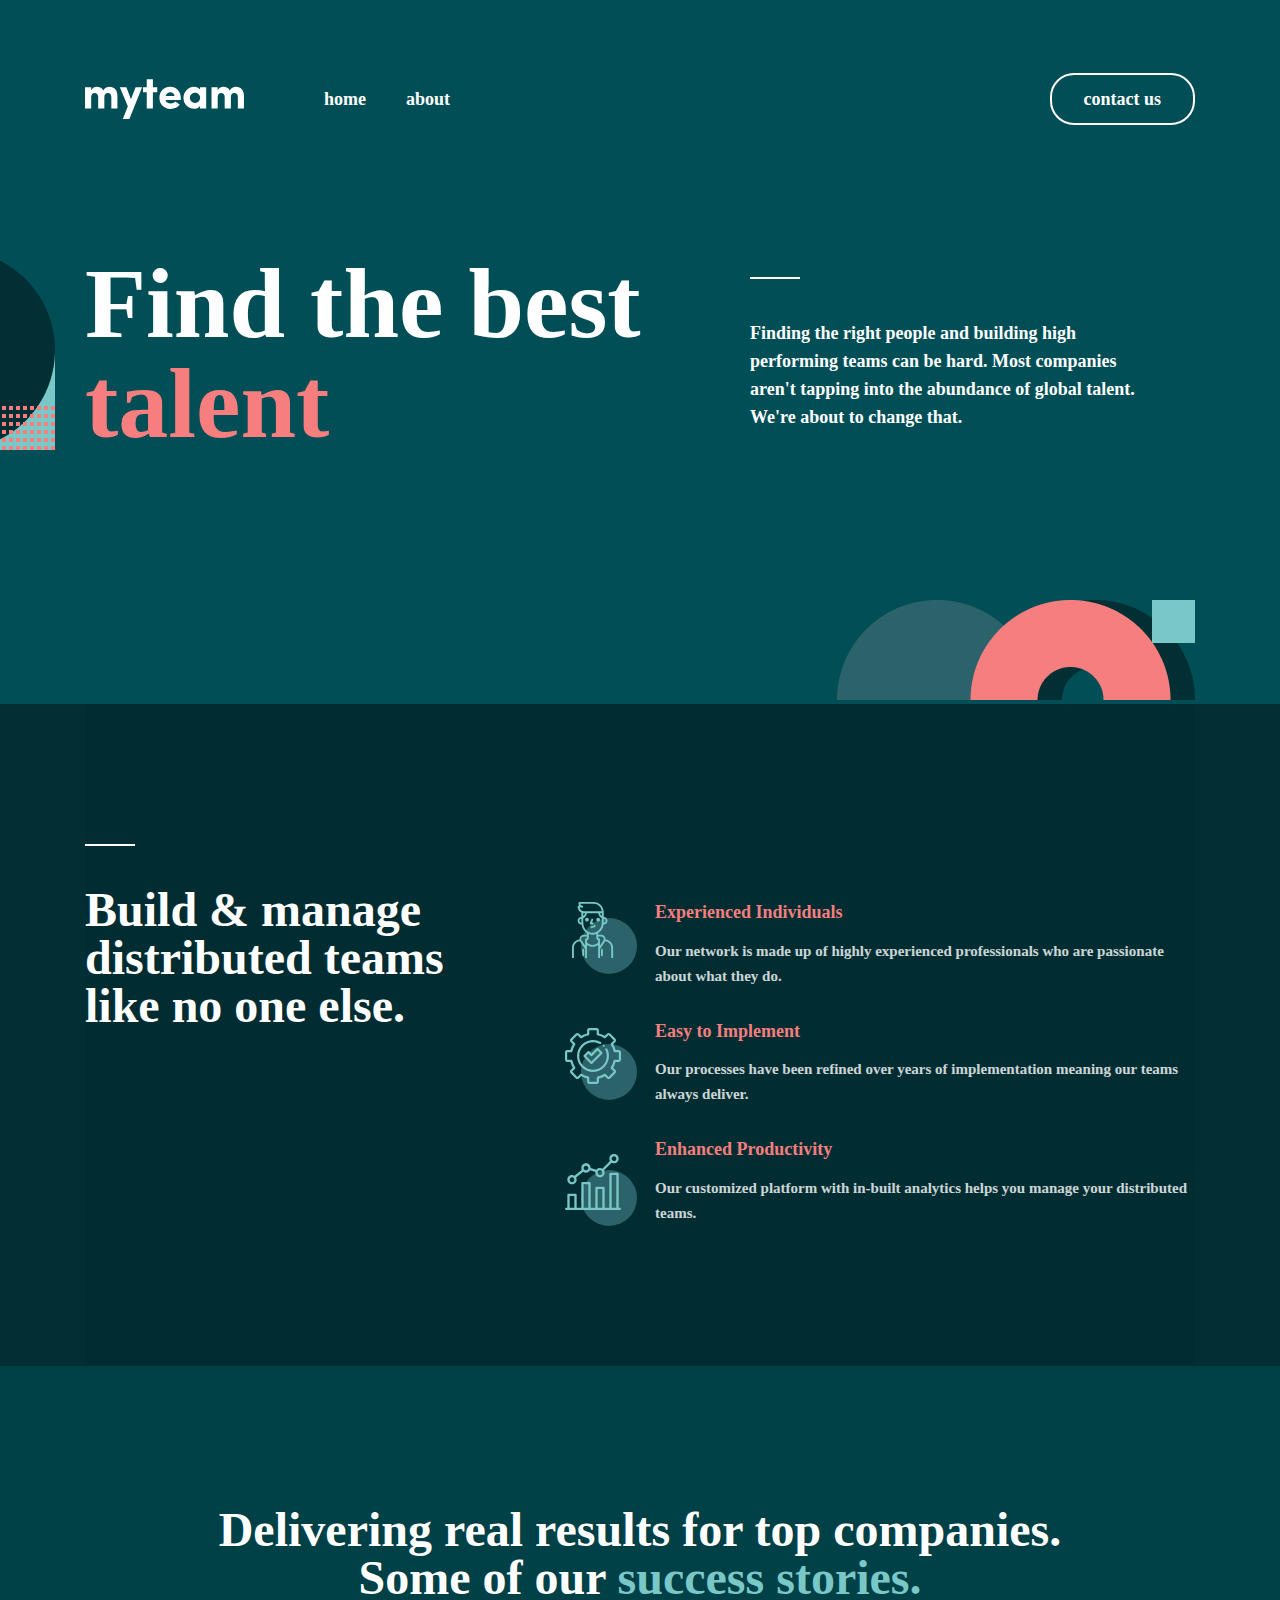
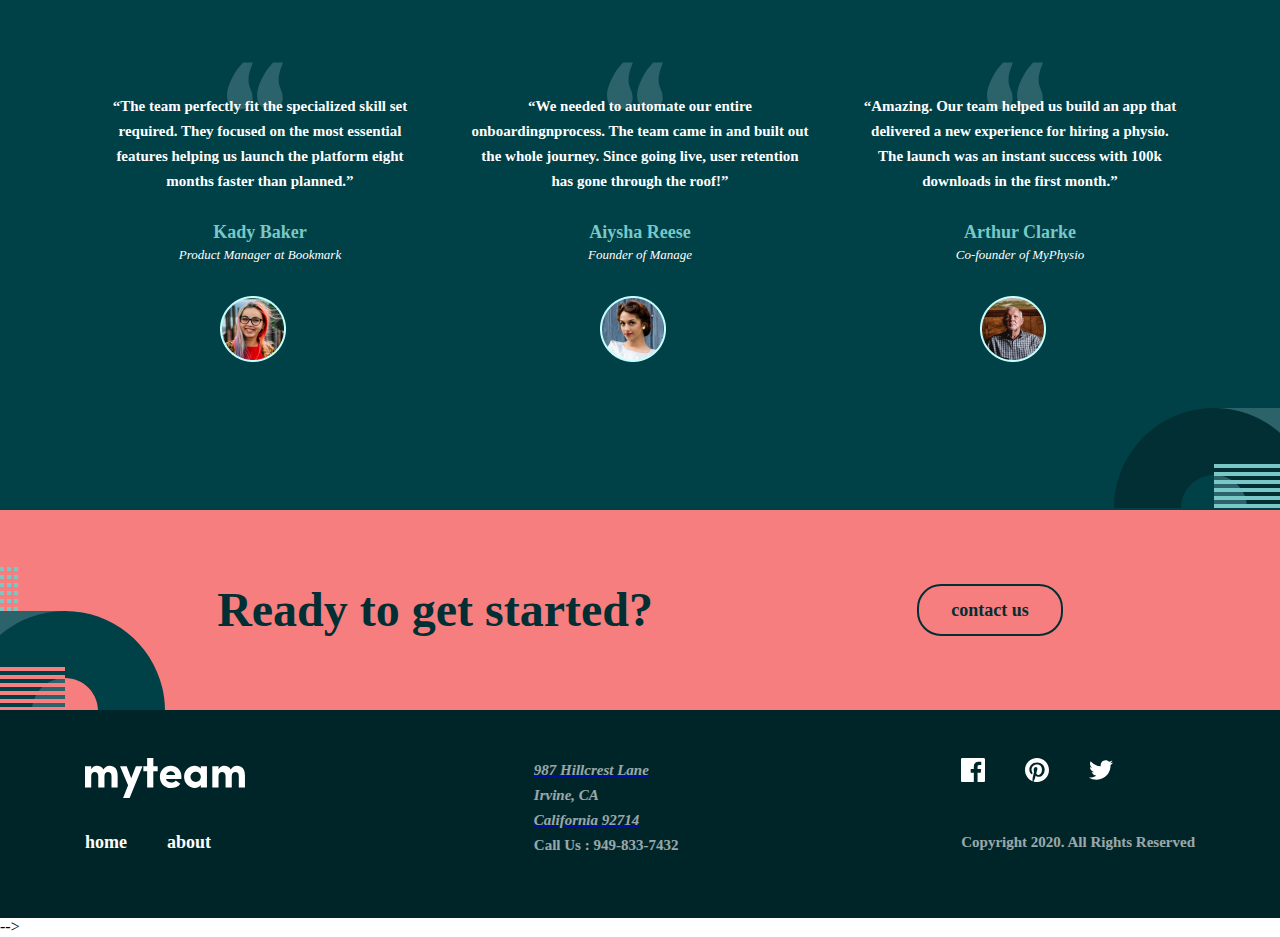
<file: index.html>
<!DOCTYPE html>
<html lang="en">

<head>
  <meta charset="UTF-8">
  <meta http-equiv="X-UA-Compatible" content="IE=edge">
  <meta name="viewport" content="width=device-width, initial-scale=1.0">
  <link rel="stylesheet" href="./CSS/normalizee.css">
  <link rel="stylesheet" href="./CSS/main.css">
  <link rel="stylesheet" href="./CSS/media.css">
  <title>Document</title>
</head>

<body>

  <header class="header-wrapper">
    <div class="header-wrapper__container container">

      <div class="qwerty">
        <div class="header-wrapper__header-box header-box">
          <div class="text1"></div>
          <div class="header-box__header-inner header-inner">
            <img class="header-inner__header-logo-img header-logo-img" src="./Rasmlar/myteam-logo.svg"
              alt="logo picture" width="159" height="40">

            <nav class="header-logo-img__header-nav header-nav">
              <ul class="header-nav__header-list header-list">
                <li class="header-list__header-item header-item">
                  <a class="header-item__header-link header-link" href="#">home</a>
                </li>
                <li class="header-list__header-item header-item">
                  <a class="header-item__header-link header-link" href="./about.html">about</a>
                </li>
              </ul>
            </nav>
          </div>

          <a class="header-link__header-lnk header-lnk" href="./contact.html">contact us</a>
          <a href="#" class="header-box__box-link box-link">
            <img class="box-link-picture" src="./Rasmlar/Page1-hamburger.svg" alt="hamburger"
            width="20" height="">
          </a>
        </div>

        <div class="header-lnk__header-little-inner header-little-inner">
          <h2 class="header-little-inner__header-title header-title">Find the best <span
              class="header-little-inner__header-title--pink header-title--pink"> talent</span></h2>
          <p class="header-pink__header-text header-text">Finding the right people and building high <br> performing teams can be hard. Most companies <br> aren't tapping into the abundance of global talent. <br> We're about to change that.</p>
        </div>
      </div>
    </div>
  </header>

  <main>
    <!-- SITE HERO -->
    <section class="hero-wrapper">
      <div class="hero-wrapper__container container">
          <div class="hero__hero-inner hero-inner">
            <h2 class="hero-inner__hero-title hero-title">
              Build & manage distributed teams like no one else.</h2>

            <div class="hero-title__hero-box hero-box">
              <ul class="hero-box__hero-list hero-list">
                <li class="hero-list__hero-item hero-item">
                  <h3 class="hero-item__hero-topic hero-topic">Experienced Individuals</h3>
                  <p class="hero-title__hero-text hero-text">Our network is made up of highly experienced professionals who are passionate about what they do.</p>
                </li>

                <li class="hero-list__hero-item hero-item">
                  <h3 class="hero-item__hero-topic hero-topic">Easy to Implement</h3>
                  <p class="hero-title__hero-text hero-text">Our processes have been refined over years of implementation meaning our teams always deliver.</p>
                </li>

                <li class="hero-list__hero-item hero-item">
                  <h3 class="hero-item__hero-topic hero-topic">Enhanced Productivity</h3>
                  <p class="hero-title__hero-text hero-text">Our customized platform with in-built analytics helps you manage your distributed teams.</p>
                </li>

              </ul>
            </div>

          </div>
        </div>
      </div>
    </section>

    <!--COMMENT-->
    <section class="comment-section">
      <div class="comment-section__comment-wrapper comment-wrapper">
      <div class="comment-wrapper__container container">
        <div class="comment-wrapper__commment-box comment-box">
        <h3 class="comment-box__comment-title comment-title">
          Delivering real results for top companies. Some of our
          <span class="comment-wrapper__comment-title--color comment-title--color">
            success stories.</span>
        </h3>

        <ul class="comment-wrapper__comment-list comment-list">
          <li class="comment-list__comment-item comment-item">
            <blockquote class="comment-item__comment-quote comment-quote"> 
              “The team perfectly fit the specialized skill set required. They focused on the most essential <br> features helping us launch the platform eight <br>
              months faster than planned.”</blockquote>
            <p class="comment-item__comment-text comment-text">
              <span class="comment-item__comment-text--size comment-text--size">
                Kady Baker<br>
              </span>
              <em>Product Manager at Bookmark</em>
            </p>
            <img class="comment-item-picture" src="./Rasmlar/Page1-Kady.png" alt="Kady">
          </li>

          <li class="comment-list__comment-item comment-item">
            <blockquote class="comment-item-comment-quote comment-quote">“We needed to automate our entire onboardingnprocess. The team came in and built out the whole journey. Since going live, user retention <br> has gone through the roof!”
            </blockquote>
            <p class="comment-item__comment-text comment-text">
              <span class="comment-item__comment-text--size comment-text--size">
                Aiysha Reese<br>
              </span>
              <em>Founder of Manage</em>
            </p>
            <img class="comment-item-picture" src="./Rasmlar/Page1-Aiyshaa.png" alt="Aiyshaa">
          </li>

          <li class="comment-list__comment-item comment-item">
            <blockquote class="comment-item-comment-quote comment-quote">“Amazing. Our team helped us build an app that delivered a new experience for hiring a physio. <br> The launch was an instant success with 100k downloads in the first month.”</blockquote>
            <p class="comment-item__comment-text comment-text">
              <span class="comment-item__comment-text--size comment-text--size">
                Arthur Clarke <br>
              </span>
              <em>Co-founder of MyPhysio</em>
            </p>
            <img class="comment-item-picture" src="./Rasmlar/Page1-Arthur.png" alt="Arthur">
          </li>
        </ul>

      </div>
      </div>
    </div>
    </section>

    <!-- START -->
    <section class="start-section">
      <div class="start-section__start-wrapper start-wrapper">
        <div class="start-wrapper__container container">
          <div class="start-wrapper__start-inner start-inner">
            <h3 class="start-inner__start-title start-title">Ready to get started?</h3>
            <a class="start-title__start-link start-link" href="#">contact us</a>
          </div>
        </div>
      </div>
    </section>
  </main>

  <footer class="footer">
    <div class="footer-wrapper__container container">
      <div class="footer__footer-wrapper footer-wrapper">

        <div class="footer-wrapper__footer-box footer-box">
          <a class="footer-box__footer-link footer-link" href="">
            <img class="footer-link__footer-picture footer-picture" src="./Rasmlar/myteam-logo.svg" alt="logo img"></a>
          <ul class="footer-box__footer-list footer-list">
            <li class="footer-list__footer-item footer-item">
              <a class="header-link" href="#">home</a>
            </li>
            <li class="footer-list__footer-item footer-item">
              <a class="header-link" href="#">about</a>
            </li>
          </ul>
        </div>

        <div class="footer-wrapper__footer-inner footer-inner">
          <a class="footer-inner__footer-street footer-street" href="#">
            <address class="footer-street__footer-adress footer-adress">987 Hillcrest Lane <br> Irvine, CA <br> California 92714</address>
          </a>
          <a class="footer-street__footer-number footer-number" href="tel:949-833-7432">
            Call Us : 949-833-7432
          </a>
        </div>

        <div class="footer-wrapper__footer-placement footer-placement">
          <ul class="footer-placement__footer-list footer-list">
            <li class="footer-list__footer-item footer-item">
              <a class="footer-item__footer-lnk footer-lnk" href="#">
                <img class="footer-lnk__footer-picture footer-picture" src="./Rasmlar/facebook-foto.svg" alt="face-book"></a></li>
            <li class="footer-list__footer-item footer-item">
              <a class="footer-item__footer-lnk" href="#">
                <img class="footer-lnk__footer-picture footer-picture" src="./Rasmlar/google-foto.svg" alt=""></a></li>
            <li class="footer-list__footer-item footer-item">
              <a class="footer-item__footer-lnk footer-lnk" href="#">
                <img class="footer-lnk__footer-picture footer-picture" src="./Rasmlar/twitter-foto.svg" alt="twitter-foto"></a></li>
          </ul>
          <p class="footer-number">Copyright 2020. All Rights Reserved</p>
        </div>

      </div>
    </div>
  </footer>

</body>

</html> -->
</file>
<file: CSS/main.css>
/* livvic-regular - latin */
@font-face {
  font-family: 'Livvic';
  font-style: normal;
  font-weight: 400;
  font-display: swap;
  src: local(''),
       url('../fonts/livvic-v11-latin-regular.woff2') format('woff2'), /* Chrome 26+, Opera 23+, Firefox 39+ */
       url('../fonts/livvic-v11-latin-regular.woff') format('woff'); /* Chrome 6+, Firefox 3.6+, IE 9+, Safari 5.1+ */
}
/* livvic-600 - latin */
@font-face {
  font-family: 'Livvic';
  font-style: normal;
  font-weight: 600;
  font-display: swap;
  src: local(''),
       url('../fonts/livvic-v11-latin-600.woff2') format('woff2'), /* Chrome 26+, Opera 23+, Firefox 39+ */
       url('../fonts/livvic-v11-latin-600.woff') format('woff'); /* Chrome 6+, Firefox 3.6+, IE 9+, Safari 5.1+ */
}
/* livvic-700 - latin */
@font-face {
  font-family: 'Livvic';
  font-style: normal;
  font-weight: 700;
  font-display: swap;
  src: local(''),
       url('../fonts/livvic-v11-latin-700.woff2') format('woff2'), /* Chrome 26+, Opera 23+, Firefox 39+ */
       url('../fonts/livvic-v11-latin-700.woff') format('woff'); /* Chrome 6+, Firefox 3.6+, IE 9+, Safari 5.1+ */
}


/* SITE STYLES */
*{
  box-sizing: border-box;
}

.container {
  max-width: 1130px;
  padding-right: 10px;
  padding-left: 10px;
  margin: 0 auto;
}

.header-wrapper {
  background-color: #014e56;
}


.header-box {
  display: flex;
  align-items: center;
  justify-content: space-between;
  padding-top: 73px;
  padding-bottom: 129px;
  position: relative ;
}

.qwerty{
  background-image: url("../Rasmlar/Group\ 4.png");
  background-repeat: no-repeat;
  background-position: 752px 600px;
}

.text1 {
  position: absolute;
  left: -130px;
  top: 250px;
  width: 100px;
  height: 200px;
  background-image: url("../Rasmlar/first-bacground.png");
  background-repeat: no-repeat;
}

 .text2 {
  background-image: url("../Rasmlar/Group\ 4.png");
} 

.header-inner {
  display: flex;
  align-items: center;
}

.header-logo-img {
  margin-right: 80px;
}

.header-list {
  display: flex;
  margin: 0;padding: 0;
  list-style-type: none;
}

.header-item ~ .header-item {
  margin-left: 40px;
}

.header-link {
  text-decoration: none;
  font-weight: 600;
  font-size: 18px;
  line-height: 28px;
  color: #ffffff;
  transition: all 0.5s ease;
}

.header-link:hover {
  color: #f67e7e;
}

.header-lnk {
  text-decoration: none;
  font-weight: 600;
  font-size: 18px;
  line-height: 28px;
  color: #ffffff;
  padding: 10px 32px;
  border: 2px solid #ffffff;
  border-radius: 24px;
  transition: all 0.5s ease;
}

.header-lnk:hover {
  color: #002529;
  background-color: #fff;
  border: 2px solid transparent;
  border-radius: 24px;
}

.box-link {
  display: none;
}

.box-link-picture {
  width: 20px;
  height: 17px;
}

.header-little-inner {
  display: flex;
  align-items: center;
  padding-bottom: 250px;
}

.header-title {
  margin: 0;padding: 0;
  width: 635px;
  font-weight: bold;
  font-size: 100px;
  line-height: 100px;
  color: #FFFFFF;
  margin-right: 30px;
}

.header-title--pink {
  color: #f67e7e;
}

.header-text {
  width: 445px;
  padding-top: 80px;
  margin: 0;padding: 0;
  font-weight: 600;
  font-size: 18px;
  line-height: 28px;
  color: #fff;
}

.header-text::before{
  display: block;
  width: 50px;
  height: 2px;
  margin-bottom: 40px;
  content: "";
  background-color: #fff;
}

/* SITE HERO */
.hero-wrapper {
  background-color: #012f34;
  margin: 0;padding: 0;
}

.hero-inner {
  display: flex;
  background-color: hsl(186, 96%, 10%);
  padding-bottom: 108px;
  background-image: url("../Rasmlar/experienced.svg"),
                    url("../Rasmlar/easy-foto.svg"),
                    url("../Rasmlar/enhanced-foto.svg");
  background-repeat: no-repeat;
  background-position: 480px 198px, 480px 324px, 480px 450px ;
}

.hero-title {
  margin: 0;padding: 0;
  margin-right: 125px;
  padding-top: 140px;
  width: 445px;
  font-weight: bold;
  font-size: 48px;
  line-height: 48px;
  color: #FFFFFF;
}

.hero-title::before {
  display: block;
  width: 50px;
  height: 2px;
  margin-bottom: 40px;
  content: "";
  background-color: #fff;
}

.hero-list {
  list-style-type: none;
  margin: 0;padding: 0;
  padding-top: 198px;
  width: 540px;
}

.hero-topic {
  margin: 0;padding: 0;
  margin-bottom: 16px;
  font-weight: bold;
  font-size: 18px;
  color: #F67E7E;
}

.hero-text {
  margin: 0; padding: 0;
  margin-bottom: 32px;
  font-weight: 600;
  font-size: 15px;
  color: #FFFFFF;
  line-height: 25px;
  opacity: 0.8;
}

/* COMMENTS */
.comment-section {
  background-color: #004047;
}

.comment-wrapper{
  display: block;
  background-image: url("../Rasmlar/Group\ 8\ \(2\).png");
  background-repeat: no-repeat;
  background-size: 200px 100px;
  background-position: calc(50% + 574px) 642px;
}
.comment-box {
  background-image: url("../Rasmlar/comma-foto.svg"),
                    url("../Rasmlar/comma-foto.svg"),
                    url("../Rasmlar/comma-foto.svg");
  background-repeat: no-repeat;
  background-size: 56px 56px;
  background-position: 142px 292px, 522px 292px, 902px 292px;
}

.comment-title {
  margin: 0 auto; padding: 0;
  padding-top: 140px;
  width: 923px;
  font-weight: bold;
  font-size: 48px;
  line-height: 48px;
  text-align: center;
  color: #FFFFFF;
  margin-bottom: 92px;
}

.comment-title--color {
  color: #79C8C7;
}

.comment-list {
  display: flex;
  justify-content: space-between;
  list-style-type: none;
  margin: 0;padding: 0;
}

.comment-item {
  width: 350px;
}

.comment-quote {
  margin: 0;padding: 0;
  font-weight: 600;
  font-size: 15px;
  line-height: 25px;
  text-align: center;
  color: #FFFFFF;
  margin-bottom: 24px;
}

.comment-text {
  margin: 0;padding: 0;
  text-align: center;
  font-size: 13px;
  line-height: 18px;
  text-align: center;
  color: #FFFFFF;
  margin-bottom: 32px;
}

.comment-text--size {
  font-weight: bold;
  font-size: 18px;
  line-height: 28px;
  text-align: center;
  color: #79C8C7;
  margin-bottom: 2px;
}

.comment-item-picture {
  padding-bottom: 144px;
  padding-left: 135px;
}

/* START */
.start-wrapper {
  background-color: #f67e7e;
  background-image: url("../Rasmlar/ready-bg-img.svg");
  background-repeat: no-repeat;
  background-position: calc(50% - 575px) 57px;
}

.start-inner {
  display: flex;
  align-items: center;
  justify-content: space-around;
}

.start-title {
  margin: 0; padding: 0;
  padding-top: 76px;
  padding-bottom: 76px;
  font-weight: bold;
  font-size: 48px;
  line-height: 48px;
  color: #012F34;
}

.start-link {
  text-decoration: none;
  font-weight: 600;
  font-size: 18px;
  line-height: 28px;
  color: #012f34;
  padding: 10px 32px;
  border: 2px solid #012f34;
  border-radius: 24px;
  transition: all 0.5s ease;
}

.start-link:hover {
  background-color: #012f34;
  color: #ffffff;
}

.footer {
  background-color: #002529;
}

.footer-wrapper {
  display: flex;
  justify-content: space-between;
  padding-top: 48px;
  padding-bottom: 48px;
}

.footer-picture {
  margin-bottom: 25px;
}

.footer-list {
  margin: 0;padding: 0;
  list-style-type: none;
  display: flex;
  align-items: center;
}

.footer-item {
  margin-right: 40px;
  font-weight: 600;
  font-size: 18px;
  line-height: 28px;
  color: #FFFFFF;
}

.footer-adress {
  text-decoration: none;
  font-weight: 600;
  font-size: 15px;
  line-height: 25px;
  color: #FFFFFF;
  opacity: 0.6;
}

.footer-number {
  text-decoration: none;
  font-weight: 600;
  font-size: 15px;
  line-height: 25px;
  color: #FFFFFF;
  opacity: 0.6;
}

.footer-lnk {
  color: #f67e7e  ;
}

.footer-picture:hover {
  color: #f67e7e ;
}

/* HOME */
/* HEADER */

.header {
  background-color: #014e56;
}

.header-link__header-logo {
  margin-right: 80px;
}

.header-item__link {
  text-decoration: none;
  font-weight: 600;
  font-size: 18px;
  line-height: 28px;
  color: #FFFFFF;
  transition: all 0.5s ease;
}

.header-item__link:hover {
  color: #f67e7e;
}

.header-box-link {
  padding: 10px 32px;
  text-decoration: none;
  font-weight: 600;
  font-size: 18px;
  line-height: 28px;
  color: #FFFFFF;
  border: 2px solid #FFFFFF;
  border-radius: 24px;
}

.header-box-link:hover {
  color: #002529;
  background-color: #fff;
  border: 2px solid transparent;
  border-radius: 24px;
} 

.header-wrap {
  display: flex;
  align-items: center;
  padding-bottom: 120px;
}

.header-wrap-title {
  margin: 0;
  padding: 0;
  width: 350px;
  margin-right: 30px;
  font-weight: bold;
  font-size: 64px;
  line-height: 100px;
  color: #FFFFFF;
}

.header-wrap-text {
  margin: 0;
  padding: 0;
  width: 680px;
  font-weight: 600;
  font-size: 18px;
  line-height: 28px;
  color: #FFFFFF;
}

.header-wrap-text::before {
  display: block;
  width: 50px;
  height: 4px;
  content: "";
  background-color: #f67e7e;
  margin-bottom: 40px;
}

.clients-wrapper {
  background-color: #012f34;
}

.clients-wrapper-title {
  margin: 0;
  padding: 0;
  padding-top: 140px;
  padding-bottom: 70px;
  font-weight: bold;
  font-size: 48px;
  line-height: 48px;
  text-align: center;
  color: #FFFFFF;
}

.clients-list {
  margin: 0;padding: 0;
  display: flex;
  justify-content: space-between;
  list-style-type: none;
  padding-bottom: 151px;
}

.contact-wrapper {
  background-color: rgb(1, 78, 86);
  background-image: url('../img/stories-bottom-bgimg.png'), 
                    url('../img/contact-bgimg.png');
  background-repeat: no-repeat;
  background-size: 200px 200px,
                   200px 225px;
  background-position: calc(50% - 760px) 45px, 
                      calc(50% + 767px) 380px;
}

.contact-inner {
  padding-bottom: 14px;
  display: flex;
  justify-content: space-between;
}

.abilities-heading {
  margin: 0;
  font-size: 64px;
  line-height: 100px;
  color: rgb(255, 255, 255);
}

.abilities-text {
  margin: 0;
  margin-top: 16px;
  font-weight: bold;
  font-size: 32px;
  line-height: 48px;
  color: rgb(246, 126, 126);
}

.abilities-list {
  list-style-type: none;
  padding: 0;
  padding-top: 54px;
  padding-bottom: 54px;
  padding-left: 95px;
}

.abilities-item {
  margin-bottom: 52px;
  font-weight: bold;
  font-size: 18px;
  line-height: 28px;
  color: rgb(255, 255, 255);
}

.abilities-list {
  background-image: url('../img/individuals.png'), url('../img/implement.png'), url('../img/productivity.png');
  background-repeat: no-repeat;
  background-size: 72px 72px, 72px 72px, 72px 72px;
  background-position: 0 30px, 0 110px, 0 190px;
}

.form-wrapper {
  width: 555px;
}

.inner-input {
  width: 540px;
  height: 65px;
  padding-left: 10px;
  font-weight: 600;
  font-size: 15px;
  line-height: 25px;
  color: rgb(255, 255, 255);
  opacity: 0.6;
  border: none;
  background-color: rgb(1, 78, 86);
  border-bottom: 1px solid rgb(255, 255, 255);
}

.inner-textarea {
  padding-top: 24px;
  padding-left: 10px;
  border: none;
  color: rgb(255, 255, 255);
  border-bottom: 1px solid rgb(255, 255, 255);
  background-color: rgb(1, 78, 86);
  opacity: 0.6;
}

.inner-button {
  margin-top: 24px;
  padding: 10px 32px;
  background-color: rgb(255, 255, 255);
  border: 2px solid rgb(255, 255, 255);
  box-sizing: border-box;
  border-radius: 28px;
  font-weight: 600;
  font-size: 18px;
  line-height: 28px;
  color: rgb(0, 64, 71);
}
</file>
<file: CSS/media.css>
/* HEADER */
@media only screen and (max-width: 800px) {
  .qwerty{
    background-image: url("../Rasmlar/Group\ 4.png");
    background-repeat: no-repeat;
    background-position: calc(50%) 713px;
  }
  
  .header-logo-img {
    margin-right: 40px;
    width: 128px;
    height: 32px;
  }

  .header-box {
    padding-top: 0;
    padding-top: 64px;
    padding-bottom: 0;
    padding-bottom: 112px;
  }
}

@media only screen and (max-width: 768px) {
  .qwerty{
    background-image: url("../Rasmlar/Group\ 4.png");
    background-repeat: no-repeat;
    background-position: calc(50%) 630px;
  }
}

@media only screen and (max-width: 540px) {
  .qwerty{
    background-image: url("../Rasmlar/Group\ 4.png");
    background-repeat: no-repeat;
    background-position: calc(50%) 574px;
  }

  .header-box {
    padding-bottom: 0;
    padding-bottom: 80px;
  }

  .header-list {
    display: none;
  }

  .header-lnk {
    display: none;
  }

  .box-link {
    display: block;
  }

}

/* HEADER2 */
@media only screen and (max-width: 976px) {
  .header-little-inner {
    flex-direction: column;
    align-items: center;
  }

  .header-title {
    width: 550px;
    text-align: center;
    margin: 0 auto;
    margin-bottom: 24px;
  }

  .header-text {
    text-align: center;
  }

  .header-text::before {
    display: none;
  }
}

@media only screen and (max-width: 768px) {
  .header-title {
    width: 350px;
    font-size: 64px;
    line-height: 56px;
    margin-bottom: 24px;
  }

  .header-text {
    /* width: 600px; */
    font-size: 15px;
    line-height: 28px;
  }
}

@media only screen and (max-width: 450px) {
  .qwerty{
    background-image: url("../Rasmlar/Group\ 4.png");
    background-repeat: no-repeat;
    background-position: calc(50%) 483px;
  }

  .header-title {
    width: 200px;
    font-size: 40px;
    line-height: 40px;
    margin-bottom: 0;
    margin-bottom: 18px;
  }

  .header-text {
    width: 327px;
  }

  .header-text {
    font-size: 15px;
    line-height: 28px;
    padding-bottom: 0;
  }

  .header-little-inner {
    padding-bottom: 197px;

  }
}

@media only screen and (max-width: 1130px) {
  .hero-inner {
    flex-direction: column;
    background-image: url("../Rasmlar/experienced.svg"),
                      url("../Rasmlar/easy-foto.svg"),
                      url("../Rasmlar/enhanced-foto.svg");
    background-repeat: no-repeat;
    background-position: 480px 198px, 480px 324px, 480px 450px ;
  }
  .hero-title {
    width: 445px;
    text-align: center;
  }
}
</file>
<file: CSS/normalizee.css>
/*! normalize.css v8.0.1 | MIT License | github.com/necolas/normalize.css */

/* Document
   ========================================================================== */

/**
 * 1. Correct the line height in all browsers.
 * 2. Prevent adjustments of font size after orientation changes in iOS.
 */

 html {
  line-height: 1.15; /* 1 */
  -webkit-text-size-adjust: 100%; /* 2 */
}

/* Sections
   ========================================================================== */

/**
 * Remove the margin in all browsers.
 */

body {
  margin: 0;
}

/**
 * Render the `main` element consistently in IE.
 */

main {
  display: block;
}

/**
 * Correct the font size and margin on `h1` elements within `section` and
 * `article` contexts in Chrome, Firefox, and Safari.
 */

h1 {
  font-size: 2em;
  margin: 0.67em 0;
}

/* Grouping content
   ========================================================================== */

/**
 * 1. Add the correct box sizing in Firefox.
 * 2. Show the overflow in Edge and IE.
 */

hr {
  box-sizing: content-box; /* 1 */
  height: 0; /* 1 */
  overflow: visible; /* 2 */
}

/**
 * 1. Correct the inheritance and scaling of font size in all browsers.
 * 2. Correct the odd `em` font sizing in all browsers.
 */

pre {
  font-family: monospace, monospace; /* 1 */
  font-size: 1em; /* 2 */
}

/* Text-level semantics
   ========================================================================== */

/**
 * Remove the gray background on active links in IE 10.
 */

a {
  background-color: transparent;
}

/**
 * 1. Remove the bottom border in Chrome 57-
 * 2. Add the correct text decoration in Chrome, Edge, IE, Opera, and Safari.
 */

abbr[title] {
  border-bottom: none; /* 1 */
  text-decoration: underline; /* 2 */
  text-decoration: underline dotted; /* 2 */
}

/**
 * Add the correct font weight in Chrome, Edge, and Safari.
 */

b,
strong {
  font-weight: bolder;
}

/**
 * 1. Correct the inheritance and scaling of font size in all browsers.
 * 2. Correct the odd `em` font sizing in all browsers.
 */

code,
kbd,
samp {
  font-family: monospace, monospace; /* 1 */
  font-size: 1em; /* 2 */
}

/**
 * Add the correct font size in all browsers.
 */

small {
  font-size: 80%;
}

/**
 * Prevent `sub` and `sup` elements from affecting the line height in
 * all browsers.
 */

sub,
sup {
  font-size: 75%;
  line-height: 0;
  position: relative;
  vertical-align: baseline;
}

sub {
  bottom: -0.25em;
}

sup {
  top: -0.5em;
}

/* Embedded content
   ========================================================================== */

/**
 * Remove the border on images inside links in IE 10.
 */

img {
  border-style: none;
}

/* Forms
   ========================================================================== */

/**
 * 1. Change the font styles in all browsers.
 * 2. Remove the margin in Firefox and Safari.
 */

button,
input,
optgroup,
select,
textarea {
  font-family: inherit; /* 1 */
  font-size: 100%; /* 1 */
  line-height: 1.15; /* 1 */
  margin: 0; /* 2 */
}

/**
 * Show the overflow in IE.
 * 1. Show the overflow in Edge.
 */

button,
input { /* 1 */
  overflow: visible;
}

/**
 * Remove the inheritance of text transform in Edge, Firefox, and IE.
 * 1. Remove the inheritance of text transform in Firefox.
 */

button,
select { /* 1 */
  text-transform: none;
}

/**
 * Correct the inability to style clickable types in iOS and Safari.
 */

button,
[type="button"],
[type="reset"],
[type="submit"] {
  -webkit-appearance: button;
}

/**
 * Remove the inner border and padding in Firefox.
 */

button::-moz-focus-inner,
[type="button"]::-moz-focus-inner,
[type="reset"]::-moz-focus-inner,
[type="submit"]::-moz-focus-inner {
  border-style: none;
  padding: 0;
}

/**
 * Restore the focus styles unset by the previous rule.
 */

button:-moz-focusring,
[type="button"]:-moz-focusring,
[type="reset"]:-moz-focusring,
[type="submit"]:-moz-focusring {
  outline: 1px dotted ButtonText;
}

/**
 * Correct the padding in Firefox.
 */

fieldset {
  padding: 0.35em 0.75em 0.625em;
}

/**
 * 1. Correct the text wrapping in Edge and IE.
 * 2. Correct the color inheritance from `fieldset` elements in IE.
 * 3. Remove the padding so developers are not caught out when they zero out
 *    `fieldset` elements in all browsers.
 */

legend {
  box-sizing: border-box; /* 1 */
  color: inherit; /* 2 */
  display: table; /* 1 */
  max-width: 100%; /* 1 */
  padding: 0; /* 3 */
  white-space: normal; /* 1 */
}

/**
 * Add the correct vertical alignment in Chrome, Firefox, and Opera.
 */

progress {
  vertical-align: baseline;
}

/**
 * Remove the default vertical scrollbar in IE 10+.
 */

textarea {
  overflow: auto;
}

/**
 * 1. Add the correct box sizing in IE 10.
 * 2. Remove the padding in IE 10.
 */

[type="checkbox"],
[type="radio"] {
  box-sizing: border-box; /* 1 */
  padding: 0; /* 2 */
}

/**
 * Correct the cursor style of increment and decrement buttons in Chrome.
 */

[type="number"]::-webkit-inner-spin-button,
[type="number"]::-webkit-outer-spin-button {
  height: auto;
}

/**
 * 1. Correct the odd appearance in Chrome and Safari.
 * 2. Correct the outline style in Safari.
 */

[type="search"] {
  -webkit-appearance: textfield; /* 1 */
  outline-offset: -2px; /* 2 */
}

/**
 * Remove the inner padding in Chrome and Safari on macOS.
 */

[type="search"]::-webkit-search-decoration {
  -webkit-appearance: none;
}

/**
 * 1. Correct the inability to style clickable types in iOS and Safari.
 * 2. Change font properties to `inherit` in Safari.
 */

::-webkit-file-upload-button {
  -webkit-appearance: button; /* 1 */
  font: inherit; /* 2 */
}

/* Interactive
   ========================================================================== */

/*
 * Add the correct display in Edge, IE 10+, and Firefox.
 */

details {
  display: block;
}

/*
 * Add the correct display in all browsers.
 */

summary {
  display: list-item;
}

/* Misc
   ========================================================================== */

/**
 * Add the correct display in IE 10+.
 */

template {
  display: none;
}

/**
 * Add the correct display in IE 10.
 */

[hidden] {
  display: none;
}
</file>
